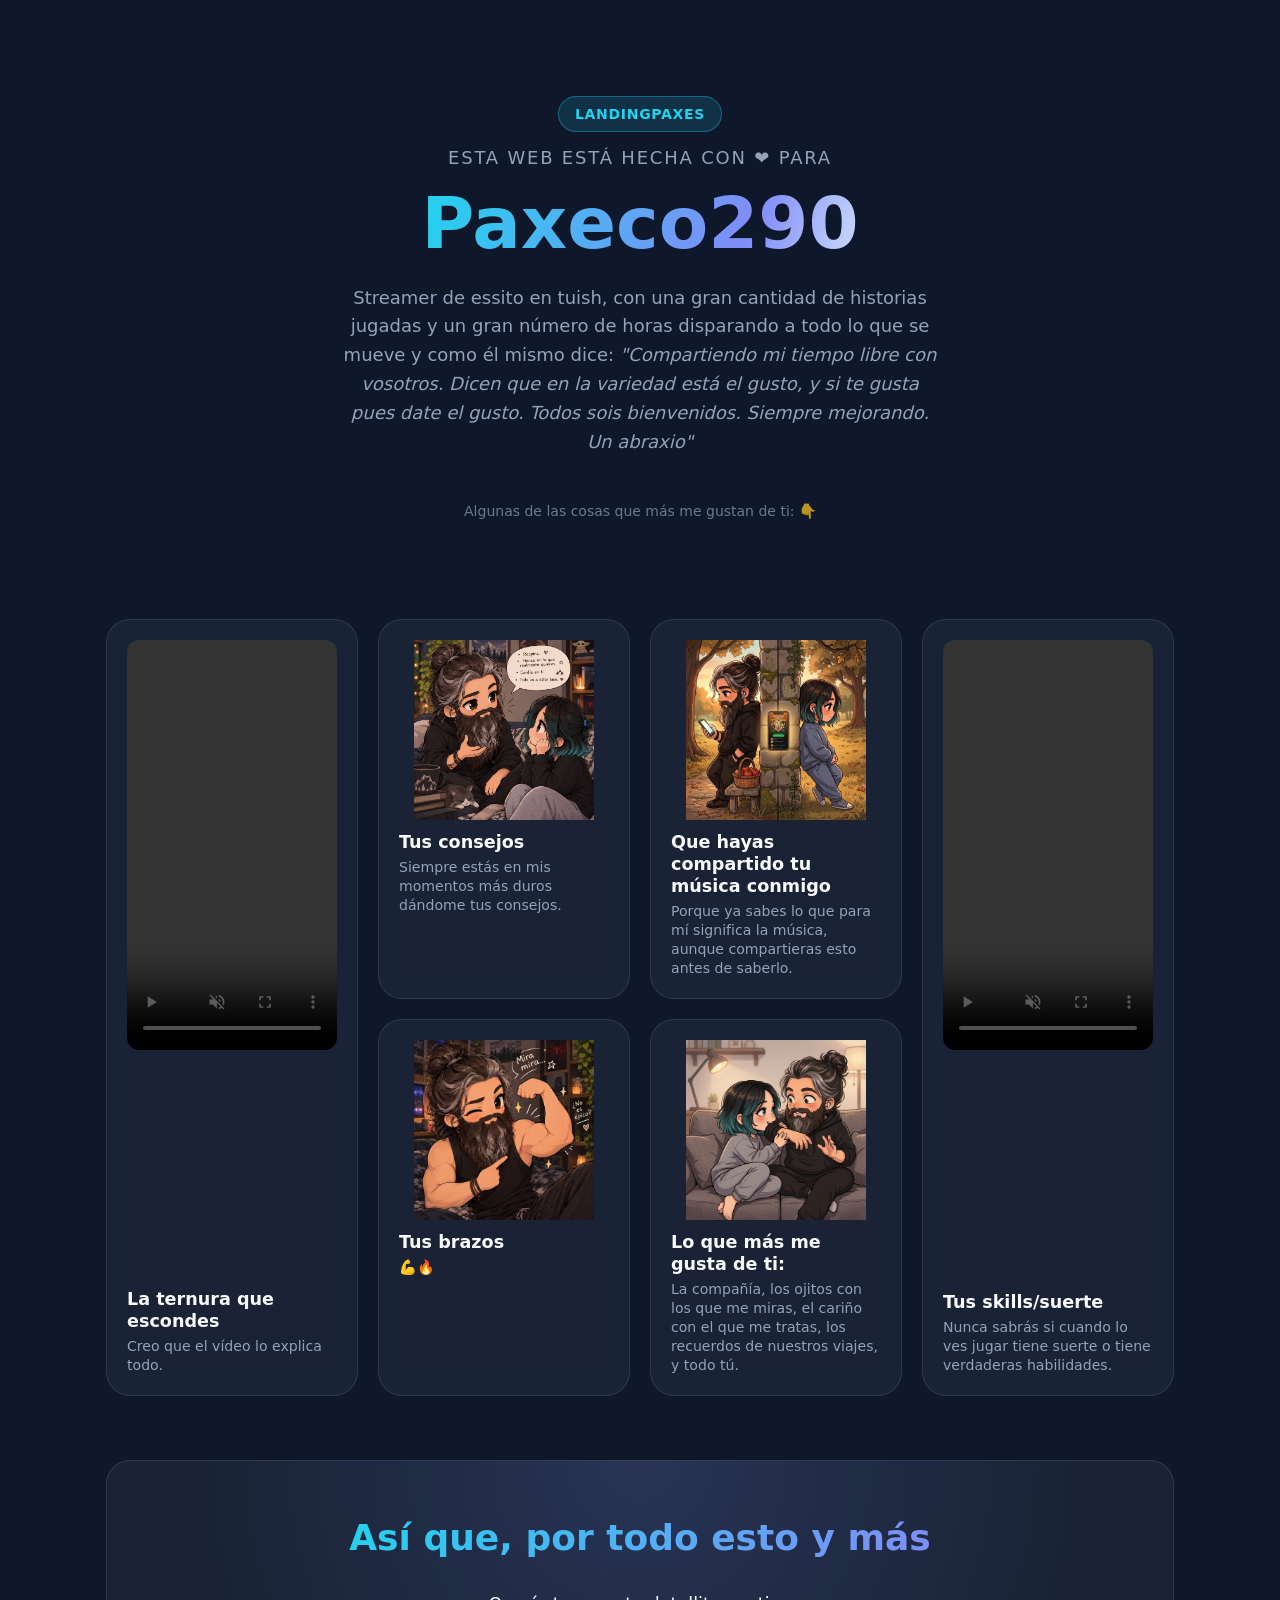
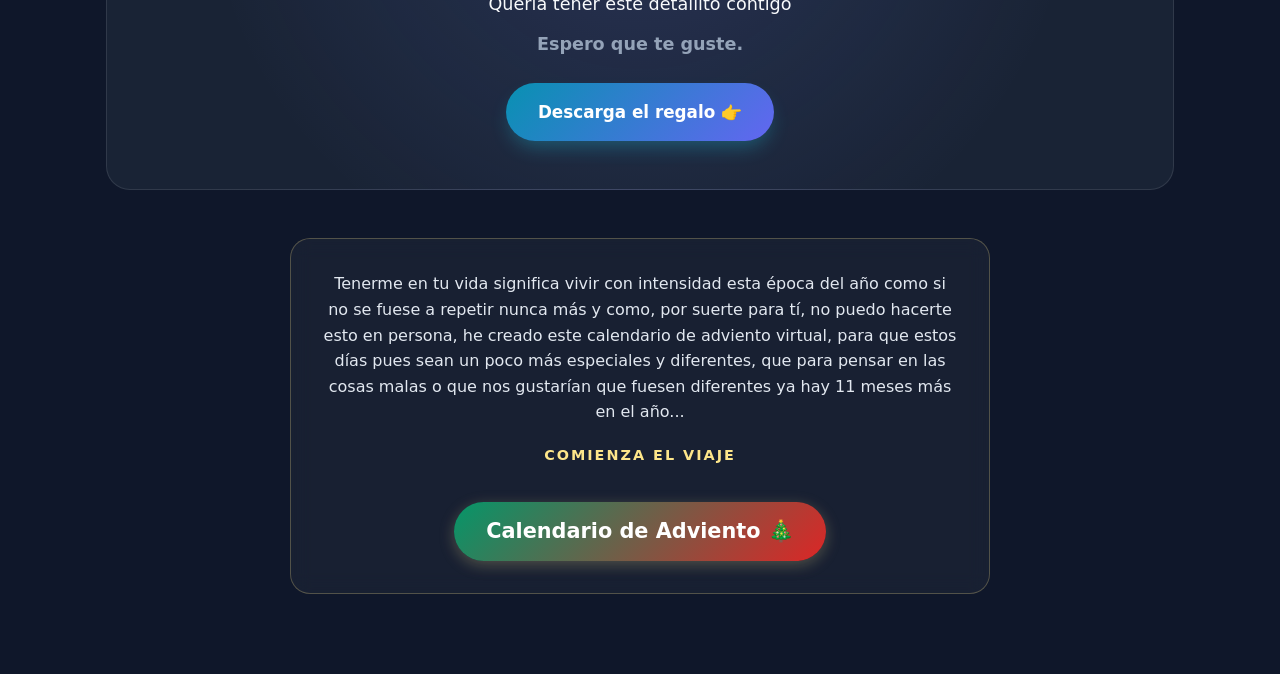
<file: index.html>
<!DOCTYPE html>
<html lang="es">

<head>
    <meta charset="UTF-8">
    <meta name="viewport" content="width=device-width, initial-scale=1.0">
    <link rel="stylesheet" href="landing.css">
    <title>LandingPaxes</title>
</head>

<body>
    <!-- ============ HERO ============ -->
    <header class="hero">
        <span class="badge">LandingPaxes</span>
        <p class="kicker">Esta web está hecha con ❤️ para</p>
        <h1>Paxeco290</h1>
        <p class="descripcion">
            Streamer de essito en tuish, con una gran cantidad de historias jugadas y un gran número de horas disparando
            a todo lo que se mueve y como él mismo dice: <i>"Compartiendo mi tiempo libre con vosotros. Dicen que en la
                variedad está el gusto, y si te gusta pues date el gusto. Todos sois bienvenidos. Siempre mejorando. Un
                abraxio"</i>
        </p>
        <div class="scroll-hint"> Algunas de las cosas que más me gustan de ti: 👇 </div>
    </header>

    <!-- ============ BENTO GRID ============ -->
    <main class="bento">
        <!-- VÍDEO IZQUIERDA -->
        <section class="card card-v1">
            <video controls preload="metadata" playsinline muted autoplay loop>
                <source src="assets/gatete.mp4" type="video/mp4" />
                Tu navegador no soporta el elemento de vídeo.
            </video>
            <div class="contenido">
                <h2>La ternura que escondes</h2>
                <p>Creo que el vídeo lo explica todo.</p>
            </div>
        </section>

        <!-- IMAGEN 1 (Arriba Izq) -->
        <section class="card card-img1">
            <img src="assets/consejero.png" alt="Consejero" />
            <div class="contenido">
                <h2>Tus consejos</h2>
                <p>Siempre estás en mis momentos más duros dándome tus consejos.</p>
            </div>
        </section>

        <!-- IMAGEN 2 (Arriba Der) -->
        <section class="card card-img2 morada">
            <img src="assets/musica.jpg" alt="Compartir música" />
            <div class="contenido">
                <h2>Que hayas compartido tu música conmigo</h2>
                <p>Porque ya sabes lo que para mí significa la música, aunque compartieras esto antes de saberlo.</p>
            </div>
        </section>

        <!-- IMAGEN 3 (Abajo Izq) -->
        <section class="card card-img3">
            <img src="assets/brazos.jpg" alt="Brazos" />
            <div class="contenido">
                <h2>Tus brazos</h2>
                <p>💪🔥</p>
            </div>
        </section>

        <!-- IMAGEN 4 (Abajo Der) -->
        <section class="card card-img4 verde">
            <img src="assets/sofa.jpg" alt="Sofá" />
            <div class="contenido">
                <h2>Lo que más me gusta de ti:</h2>
                <p>La compañía, los ojitos con los que me miras, el cariño con el que me tratas, los recuerdos de
                    nuestros viajes, y todo tú.</p>
            </div>
        </section>

        <!-- VÍDEO DERECHA -->
        <section class="card card-v2">
            <video controls preload="metadata" playsinline muted autoplay loop>
                <source src="assets/skills.mp4" type="video/mp4" />
                Tu navegador no soporta el elemento de vídeo.
            </video>
            <div class="contenido">
                <h2>Tus skills/suerte</h2>
                <p>Nunca sabrás si cuando lo ves jugar tiene suerte o tiene verdaderas habilidades.</p>
            </div>
        </section>
    </main>

    <!-- ============ CALENDARIO / DESCARGA EMOTES ============ -->
    <section class="gracias">
        <h2>Así que, por todo esto y más</h2>
        <div class="dedicatoria">
            <p>Quería tener este detallito contigo</p>
            <p class="firma">Espero que te guste.</p>
        </div>
        <a class="boton-descarga" href="assets/emotes.zip" download="emotes.zip">Descarga el regalo 👉</a>
    </section>

    <section class="calendar">
        <p> Tenerme en tu vida significa vivir con intensidad esta época del año como si no se fuese a repetir nunca más y como, por suerte para tí, no puedo hacerte esto en persona, he creado este calendario de adviento virtual, para que estos días pues sean un poco más especiales y diferentes, que para pensar en las cosas malas o que nos gustarían que fuesen diferentes ya hay 11 meses más en el año...</p>

        <p> COMIENZA EL VIAJE </p>
        
        <a href="adviento/index.html" class="boton-adviento">
            <H2>Calendario de Adviento 🎄</H2> 
        </a>
    </section>
</body>

</html>
</file>
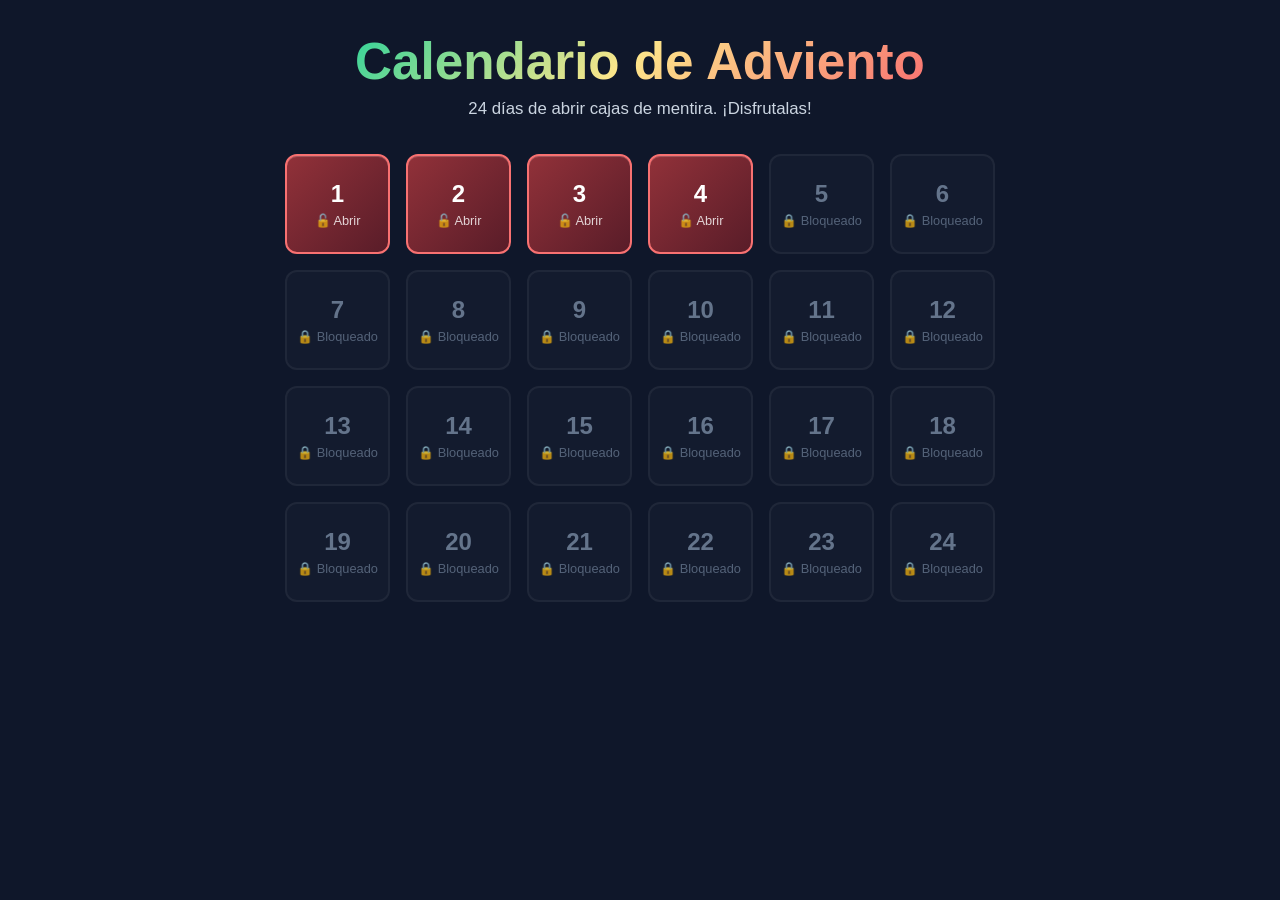
<file: adviento/index.html>
<!DOCTYPE html>
<html lang="es">
<head>
    <meta charset="UTF-8">
    <meta name="viewport" content="width=device-width, initial-scale=1.0">
    <link rel="preconnect" href="https://fonts.googleapis.com">
    <link rel="preconnect" href="https://fonts.gstatic.com" crossorigin>
    <link href="https://fonts.googleapis.com/css2?family=Quicksand:wght@400;500;600&display=swap" rel="stylesheet">
    <link rel="stylesheet" href="style.css">
    <title>Calendario de Adviento 🎄</title>
</head>
<body>
    <header>
        <h1>Calendario de Adviento</h1>
        <p>24 días de abrir cajas de mentira. ¡Disfrutalas!</p>
    </header>

    <main>
        <!-- Aquí el JS pintará las 24 cajas -->
        <section id="calendarGrid" class="calendar-grid">
        </section>

        <!-- Ventana emergente (Modal) -->
        <div class="modal" id="modal">
            <div class="modal-content">
                <span class="close-btn" id="closeBtn">&times;</span>
                <h2 id="modalTitle">Título del día</h2>
                <div id="modalBody">
                    <!-- Aquí dentro irá la foto, texto o vídeo -->
                </div>
            </div>
        </div>
    </main>
    <script src="script.js"></script>
</body>
</html>
</file>
<file: landing.css>
/* ============ VARIABLES Y RESET ============ */
/* ============ VARIABLES Y RESET ============ */
:root {
    --bg-color: #0f172a;
    --card-bg: rgba(30, 41, 59, 0.72);
    --card-border: rgba(255, 255, 255, 0.1);
    --text-main: #f8fafc;
    --text-muted: #94a3b8;

    --accent-primary: #22d3ee;   /* Cian */
    --accent-secondary: #818cf8; /* Índigo */
    --accent-warm: #fbbf24;      /* Ámbar suave */

    --radius-lg: 24px;
    --radius-sm: 12px;
    --transition: all 0.3s cubic-bezier(0.4, 0, 0.2, 1);
}

* {
    box-sizing: border-box;
    margin: 0;
    padding: 0;
}

* {
    box-sizing: border-box;
    margin: 0;
    padding: 0;
}

body {
    font-family: system-ui, -apple-system, BlinkMacSystemFont, 'Segoe UI', Roboto, Oxygen, Ubuntu, Cantarell, sans-serif;
    background-color: var(--bg-color);
    color: var(--text-main);
    line-height: 1.6;
    padding: 2rem 1rem;
    max-width: 1100px;
    margin: 0 auto;
}

/* ================= HERO ================= */
.hero {
    text-align: center;
    padding: 4rem 1rem 3rem;
    display: flex;
    flex-direction: column;
    align-items: center;
    gap: 0.75rem;
}

.badge {
    background: rgba(34, 211, 238, 0.14);
    color: var(--accent-primary);
    border: 1px solid rgba(34, 211, 238, 0.35);
    padding: 0.35rem 1rem;
    border-radius: 9999px;
    font-size: 0.875rem;
    font-weight: 600;
    letter-spacing: 0.05em;
    text-transform: uppercase;
}

.kicker {
    color: var(--text-muted);
    font-size: 1.125rem;
    text-transform: uppercase;
    letter-spacing: 0.1em;
}

.hero h1 {
    font-size: clamp(2.5rem, 6vw, 4.5rem);
    font-weight: 800;
    background: linear-gradient(
        110deg,
        #22d3ee 0%,
        #818cf8 35%,
        #e0f2fe 50%,
        #818cf8 65%,
        #22d3ee 100%
    );
    background-size: 220% auto;
    -webkit-background-clip: text;
    background-clip: text;
    -webkit-text-fill-color: transparent;
    line-height: 1.1;
    animation: brilloInteriorPaxeco 4.5s linear infinite;
}

@keyframes brilloInteriorPaxeco {
    0% {
        background-position: 0% center;
    }
    100% {
        background-position: 200% center;
    }
}

.descripcion {
    max-width: 600px;
    color: var(--text-muted);
    font-size: 1.125rem;
    margin-top: 0.5rem;
}

.scroll-hint {
    margin-top: 2rem;
    font-size: 0.875rem;
    color: var(--text-muted);
    opacity: 0.7;
    animation: bounce 2s infinite;
}

@keyframes bounce {

    0%,
    20%,
    50%,
    80%,
    100% {
        transform: translateY(0);
    }

    40% {
        transform: translateY(-6px);
    }

    60% {
        transform: translateY(-3px);
    }
}

/* ============= BENTO GRID POR ÁREAS ============= */
.bento {
    display: grid;
    grid-template-columns: 1fr;
    gap: 1.25rem;
    margin: 3rem 0;
}

/* En escritorio (1024px o más) aplicamos el mapa exacto del dibujo */
@media (min-width: 1024px) {
    .bento {
        grid-template-columns: repeat(4, 1fr);
        grid-template-rows: repeat(2, auto);
        grid-template-areas:
            "v1 img1 img2 v2"
            "v1 img3 img4 v2";
    }

    .card-v1 {
        grid-area: v1;
    }

    .card-img1 {
        grid-area: img1;
    }

    .card-img2 {
        grid-area: img2;
    }

    .card-img3 {
        grid-area: img3;
    }

    .card-img4 {
        grid-area: img4;
    }

    .card-v2 {
        grid-area: v2;
    }
}

/* Base de las Tarjetas */
.card {
    background: var(--card-bg);
    border: 1px solid var(--card-border);
    border-radius: var(--radius-lg);
    padding: 1.25rem;
    backdrop-filter: blur(12px);
    display: flex;
    flex-direction: column;
    justify-content: flex-start;
    align-items: stretch;
    overflow: hidden;
    transition: var(--transition);
}

.card:hover {
    transform: translateY(-4px);
    border-color: rgba(255, 255, 255, 0.25);
    box-shadow: 0 20px 30px -10px rgba(0, 0, 0, 0.5);
}

/* === IMÁGENES === */
.card img {
    width: 100%;
    height: 180px;
    /* Ajuste constante de altura */
    object-fit: contain;
    border-radius: var(--radius-sm);
    margin-bottom: 0.75rem;
    /* Margen pequeño y uniforme con el texto */
    flex-shrink: 0;
}

/* === VÍDEOS VERTICALES (OPCIÓN A) === */
.card-v1,
.card-v2 {
    display: flex;
    flex-direction: column;
    justify-content: space-between;
    /* Mantiene el reproductor arriba y el texto abajo */
    height: 100%;
    /* Ocupa las dos filas del grid */
}

.card-v1 video,
.card-v2 video {
    width: 100%;
    height: 100%;
    max-height: 410px;
    /* Permite estirarse rellenando el fondo sin invadir el texto */
    object-fit: cover;
    border-radius: var(--radius-sm);
    margin-bottom: 0.75rem;
}

/* Contenido de Texto */
.card .contenido {
    display: flex;
    flex-direction: column;
    gap: 0.25rem;
    /* Reduce la separación entre h2 y p */
    margin-top: 0;
    flex-shrink: 0;
    /* Evita estrictamente que el texto se reduzca o se pise */
}

.card h2 {
    font-size: 1.1rem;
    font-weight: 700;
    line-height: 1.25;
    margin: 0;
}

.card p {
    color: var(--text-muted);
    font-size: 0.88rem;
    line-height: 1.35;
    margin: 0;
}

/* ============ GRACIAS Y DESCARGA ============ */
.gracias {
    background: radial-gradient(circle at top, rgba(129, 140, 248, 0.16), transparent 70%),
        var(--card-bg);
    border: 1px solid var(--card-border);
    border-radius: var(--radius-lg);
    padding: 3rem 1.5rem;
    text-align: center;
    margin-top: 4rem;
    display: flex;
    flex-direction: column;
    align-items: center;
    gap: 1.5rem;
}

.gracias h2 {
    font-size: 2.25rem;
    background: linear-gradient(135deg, var(--accent-primary), var(--accent-secondary));
    -webkit-background-clip: text;
    background-clip: text;
    -webkit-text-fill-color: transparent;
}

.dedicatoria {
    max-width: 500px;
    font-size: 1.1rem;
    color: var(--text-main);
}

.firma {
    margin-top: 0.75rem;
    font-weight: 600;
    color: var(--text-muted);
}

.boton-descarga {
    display: inline-block;
    background: linear-gradient(135deg, #0891b2, #6366f1);
    color: #fff;
    text-decoration: none;
    padding: 1rem 2rem;
    border-radius: 9999px;
    font-weight: 700;
    font-size: 1.05rem;
    box-shadow: 0 10px 20px -5px rgba(34, 211, 238, 0.3);
    transition: var(--transition);
}

.boton-descarga:hover {
    transform: scale(1.05);
    box-shadow: 0 15px 25px -5px rgba(129, 140, 248, 0.45);
}

/* Sección del enlace al Calendario */
.calendar {
    text-align: center;
    max-width: 700px;
    margin: 3rem auto;
    padding: 2rem;
    background: rgba(255, 255, 255, 0.04);
    border: 1px solid rgba(253, 230, 138, 0.25);
    border-radius: 20px;
    backdrop-filter: blur(10px);
}

.calendar p {
    line-height: 1.6;
    color: #e2e8f0;
    margin-bottom: 1.2rem;
}

.calendar p:nth-of-type(2) {
    font-weight: bold;
    letter-spacing: 2px;
    color: #fde68a;
    font-size: 0.9rem;
}

.boton-adviento {
    display: inline-block;
    margin-top: 1rem;
    padding: 0.8rem 2rem;
    background: linear-gradient(135deg, #059669, #dc2626);
    color: white;
    text-decoration: none;
    border-radius: 50px;
    transition: transform 0.2s ease, box-shadow 0.2s ease;
    box-shadow: 0 4px 15px rgba(253, 230, 138, 0.25);
}

.boton-adviento h2 {
    margin: 0;
    font-size: 1.3rem;
}

.boton-adviento:hover {
    transform: translateY(-3px);
    box-shadow: 0 6px 20px rgba(253, 230, 138, 0.4);
}
</file>
<file: adviento/style.css>
/* Reseteo básico y colores generales */
* {
    margin: 0;
    padding: 0;
    box-sizing: border-box;
}

body {
    font-family: 'Segoe UI', Tahoma, Geneva, Verdana, sans-serif;
    background-color: #0f172a; /* Fondo oscuro elegante estilo gamer/nocturno */
    color: #f8fafc;
    min-height: 100vh;
    display: flex;
    flex-direction: column;
    align-items: center;
    padding: 2rem;
    overflow-x: hidden; /* Evita scroll horizontal en móviles */
}

header {
    text-align: center;
    margin-bottom: 2.2rem;
}

header h1 {
    font-size: clamp(2.2rem, 5vw, 3.2rem);
    font-weight: 800;
    background: linear-gradient(135deg, #34d399 0%, #fde68a 48%, #f87171 100%);
    -webkit-background-clip: text;
    background-clip: text;
    -webkit-text-fill-color: transparent;
    margin-bottom: 0.5rem;
    animation: lucesNavidad 3.2s ease-in-out infinite alternate;
}

@keyframes lucesNavidad {
    0% {
        filter: drop-shadow(0 0 8px rgba(52, 211, 153, 0.35))
                drop-shadow(0 0 18px rgba(248, 113, 113, 0.15));
    }
    50% {
        filter: drop-shadow(0 0 14px rgba(253, 230, 138, 0.55))
                drop-shadow(0 0 24px rgba(52, 211, 153, 0.35));
    }
    100% {
        filter: drop-shadow(0 0 10px rgba(248, 113, 113, 0.45))
                drop-shadow(0 0 22px rgba(253, 230, 138, 0.3));
    }
}

header p {
    color: #cbd5e1;
    font-size: 1.05rem;
}

/* La Cuadrícula (Grid) del Calendario */
.calendar-grid {
    display: grid;
    grid-template-columns: repeat(auto-fit, minmax(105px, 1fr));
    gap: 1rem;
    width: 100%;
    max-width: 800px;
}

@media (max-width: 480px) {
    body {
        padding: 0.9rem;
        overflow-x: hidden;
    }

    header h1 {
        font-size: 1.8rem;
    }

    .calendar-grid {
        grid-template-columns: repeat(3, minmax(0, 1fr));
        gap: 0.65rem;
    }

    .calendar-card {
        aspect-ratio: 1 / 1;
        height: auto;
        min-width: 0;
        padding: 0.25rem;
        display: flex;
        flex-direction: column;
        justify-content: center;
        align-items: center;
    }

    .calendar-card .day-number {
        font-size: 1.15rem;
    }

    .status {
        font-size: 0.65rem;
    }
}

/* Estilo base para cada cajita del día */
.calendar-card {
    background: rgba(255, 255, 255, 0.05);
    border: 2px solid rgba(255, 255, 255, 0.1);
    border-radius: 12px;
    height: 100px;
    display: flex;
    flex-direction: column;
    justify-content: center;
    align-items: center;
    cursor: pointer;
    transition: all 0.3s ease;
}

.calendar-card .day-number {
    font-size: 1.5rem;
    font-weight: bold;
}

/* Estados de las tarjetas (Bloqueada / Desbloqueada) */
.calendar-card.locked {
    background: rgba(255, 255, 255, 0.02);
    border-color: rgba(255, 255, 255, 0.05);
    color: #64748b;
    cursor: not-allowed;
}

.calendar-card.unlocked {
    background: linear-gradient(135deg, rgba(239, 68, 68, 0.58), rgba(220, 38, 38, 0.36));
    border-color: #f87171;
    color: #ffffff;
    box-shadow: inset 0 1px 0 rgba(255, 255, 255, 0.18);
}

.calendar-card.unlocked:hover {
    transform: translateY(-5px);
    background: linear-gradient(135deg, rgba(248, 113, 113, 0.72), rgba(239, 68, 68, 0.45));
    border-color: #fde68a;
    box-shadow: 0 10px 24px -8px rgba(239, 68, 68, 0.55),
                0 0 16px rgba(253, 230, 138, 0.25);
}

.status {
    font-size: 0.8rem;
    margin-top: 0.3rem;
    opacity: 0.8;
}

/* Estilos del Modal (Ventana Emergente) */
.modal {
    display: none; /* Oculto por defecto */
    position: fixed;
    top: 0;
    left: 0;
    width: 100%;
    height: 100%;
    background: rgba(0, 0, 0, 0.8);
    justify-content: center;
    align-items: center;
    z-index: 1000;
}

.modal-content {
    background: #1e293b;
    padding: 2rem;
    border-radius: 16px;
    width: 90%;
    max-width: 650px; /* Un poquito más ancho para vales apaisados */
    max-height: 90vh; /* Que nunca pase del alto de la pantalla */
    overflow-y: auto; /* Si algo es muy alto, permite hacer scroll dentro del modal */
    border: 1px solid rgba(255, 255, 255, 0.1);
    position: relative;
    box-shadow: 0 10px 25px rgba(0, 0, 0, 0.5);
}

.close-btn {
    position: absolute;
    top: 1rem;
    right: 1.5rem;
    font-size: 1.8rem;
    cursor: pointer;
    color: #94a3b8;
    transition: color 0.2s;
}

.close-btn:hover {
    color: #6ee7b7;
}

#modalTitle {
    font-family: 'Quicksand', sans-serif;
    font-size: 1.55rem;
    font-weight: 500;
    color: #6ee7b7;
    letter-spacing: 0.3px;
    border-bottom: 1px solid rgba(248, 113, 113, 0.35);
    padding-bottom: 0.55rem;
    margin-bottom: 1rem;
}

#modalBody {
    color: #cbd5e1;
    line-height: 1.5;
}

#lockedToast {
    position: fixed;
    left: 50%;
    top: 50%;
    bottom: auto;
    transform: translate3d(-50%, calc(-50% + 16px), 0);
    background: rgba(15, 23, 42, 0.94);
    color: #f8fafc;
    border: 1px solid rgba(255, 255, 255, 0.16);
    border-radius: 999px;
    padding: 0.75rem 1.25rem;
    font-size: 0.95rem;
    font-weight: 500;
    box-shadow: 0 12px 28px rgba(0, 0, 0, 0.45);
    backdrop-filter: blur(10px);
    opacity: 0;
    pointer-events: none;
    z-index: 9999;
    width: fit-content;
    max-width: calc(100vw - 2rem);
    text-align: center;
    transition: opacity 0.25s ease, transform 0.25s ease;
}

#lockedToast.show {
    opacity: 1;
    transform: translate3d(-50%, -50%, 0);
}
</file>
